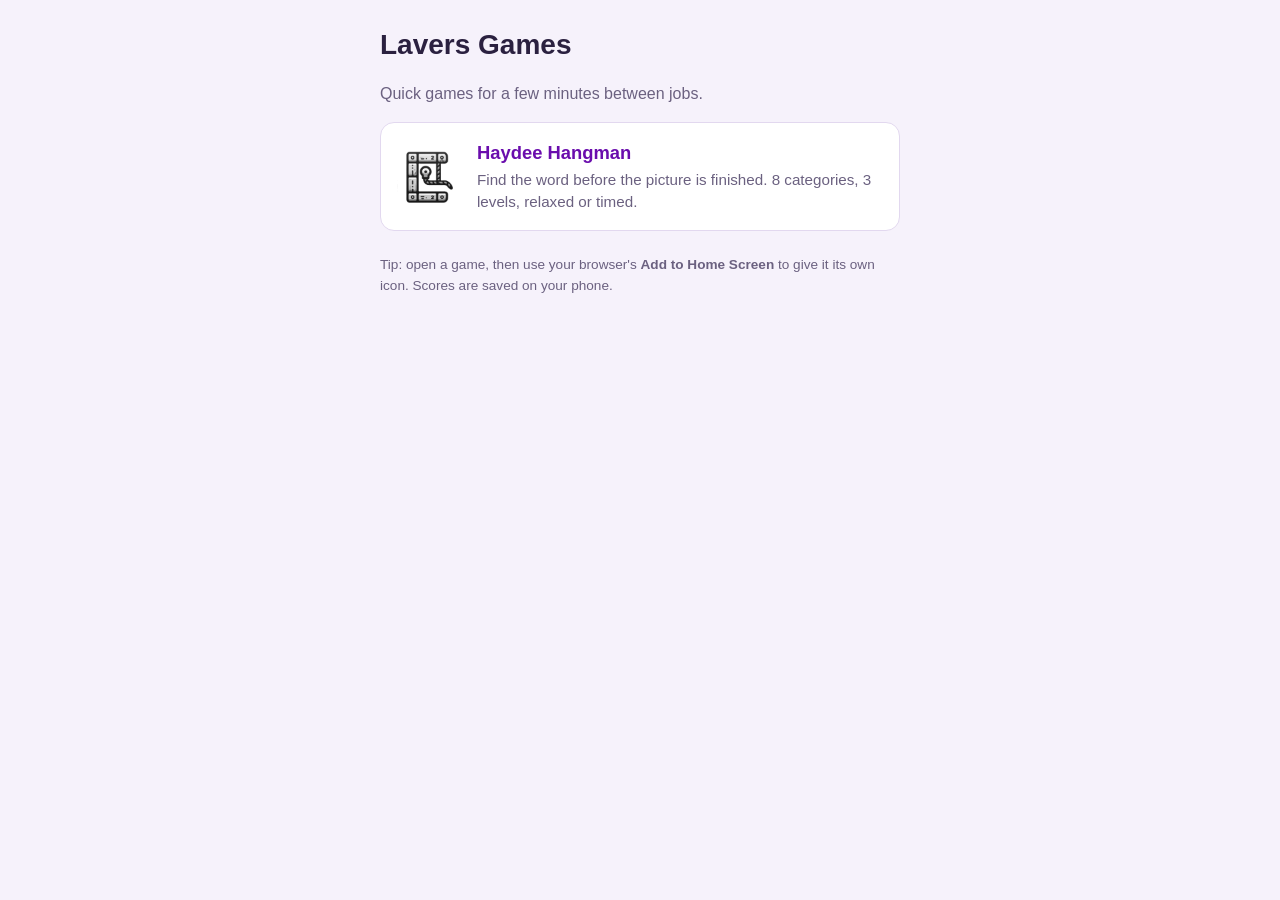
<file: index.html>
<!DOCTYPE html>
<html lang="en">
<head>
    <meta charset="UTF-8">
    <meta name="viewport" content="width=device-width, initial-scale=1.0">
    <title>Lavers Games</title>
    <link rel="icon" type="image/png" href="haydee-hangman/resources/icons/icon-96x96.png">
    <style>
        /* One column of game cards; tap a card to play. */
        :root {
            --bg: #f6f2fb;
            --card: #ffffff;
            --text: #2b2140;
            --muted: #6b6180;
            --accent: #6a0dad;
            --border: #e2d8ef;
            --font: "Segoe UI", -apple-system, BlinkMacSystemFont, Roboto, Arial, sans-serif;
        }
        @media (prefers-color-scheme: dark) {
            :root {
                --bg: #17121f;
                --card: #221a2e;
                --text: #efe8f8;
                --muted: #a99cbd;
                --accent: #c08bf0;
                --border: #352a45;
            }
        }
        * { box-sizing: border-box; }
        body {
            margin: 0;
            background: var(--bg);
            color: var(--text);
            font: 16px/1.5 var(--font);
            padding: 24px max(16px, env(safe-area-inset-right, 0px)) 40px max(16px, env(safe-area-inset-left, 0px));
        }
        main { max-width: 520px; margin: 0 auto; display: grid; gap: 16px; }
        h1 { margin: 0; font-size: 1.75rem; }
        .lede { margin: 0; color: var(--muted); }
        .game {
            display: grid;
            grid-template-columns: 64px 1fr;
            gap: 16px;
            align-items: center;
            padding: 16px;
            background: var(--card);
            border: 1px solid var(--border);
            border-radius: 14px;
            color: inherit;
            text-decoration: none;
        }
        .game:focus-visible { outline: 3px solid var(--accent); outline-offset: 2px; }
        .game img { width: 64px; height: 64px; border-radius: 14px; }
        .game h2 { margin: 0; font-size: 1.15rem; color: var(--accent); }
        .game p { margin: 2px 0 0; color: var(--muted); font-size: 0.95rem; }
        .tip { margin: 8px 0 0; color: var(--muted); font-size: 0.85rem; }
    </style>
</head>
<body>
    <main>
        <h1>Lavers Games</h1>
        <p class="lede">Quick games for a few minutes between jobs.</p>

        <a class="game" href="haydee-hangman/">
            <img src="haydee-hangman/resources/icons/icon-192x192.png" alt="">
            <div>
                <h2>Haydee Hangman</h2>
                <p>Find the word before the picture is finished. 8 categories, 3 levels, relaxed or timed.</p>
            </div>
        </a>

        <p class="tip">Tip: open a game, then use your browser's <strong>Add to Home Screen</strong> to give it its own icon. Scores are saved on your phone.</p>
    </main>
</body>
</html>
</file>
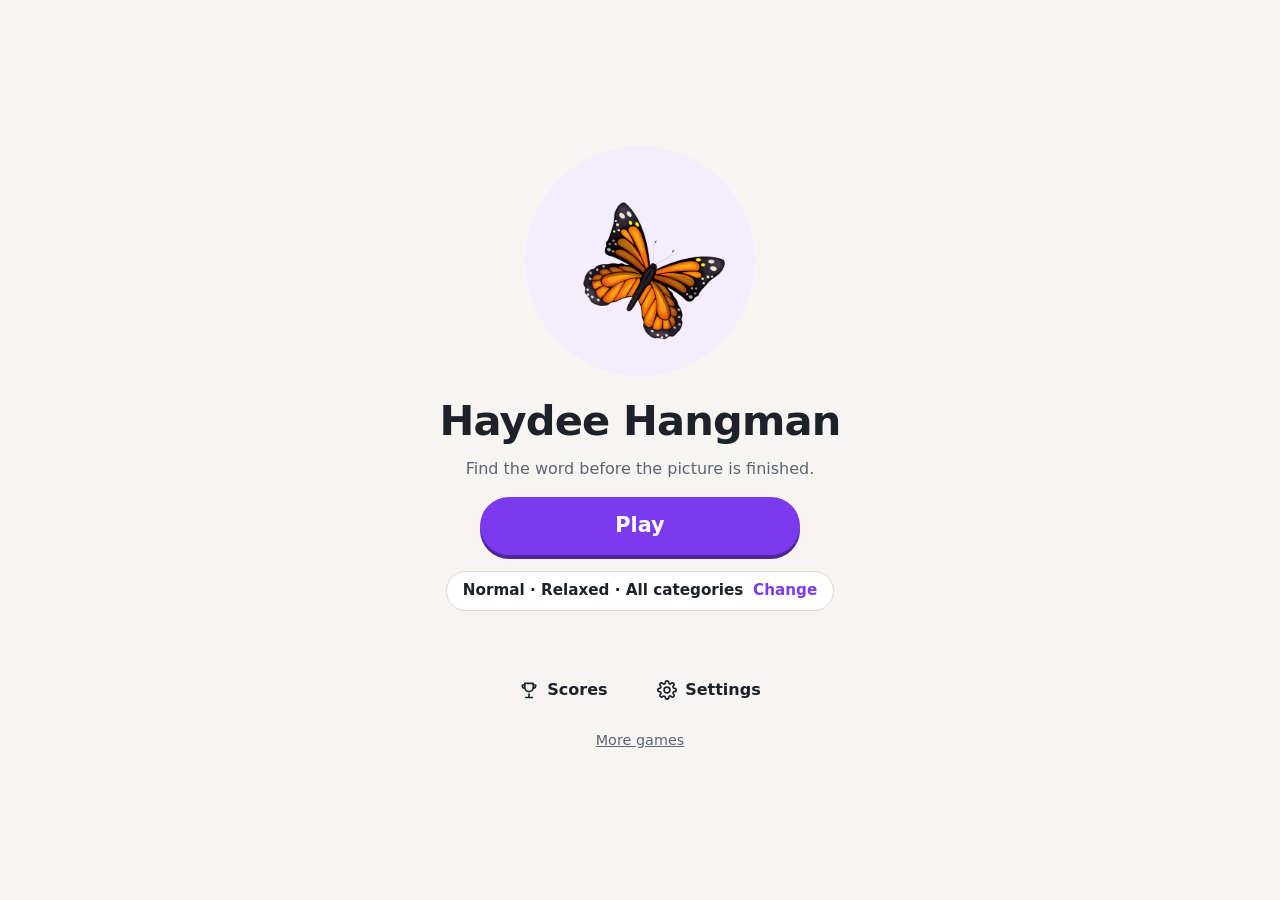
<file: haydee-hangman/index.html>
<!DOCTYPE html>
<html lang="en">
<head>
    <meta charset="UTF-8">
    <meta name="viewport" content="width=device-width, initial-scale=1, viewport-fit=cover">
    <meta name="theme-color" content="#f7f5f2" media="(prefers-color-scheme: light)">
    <meta name="theme-color" content="#15171c" media="(prefers-color-scheme: dark)">
    <meta name="color-scheme" content="light dark">
    <title>Haydee Hangman</title>
    <link rel="manifest" href="manifest.json">
    <link rel="icon" type="image/png" sizes="96x96" href="resources/icons/icon-96x96.png">
    <link rel="apple-touch-icon" href="resources/icons/apple-touch-icon.png">
    <meta name="apple-mobile-web-app-capable" content="yes">
    <meta name="mobile-web-app-capable" content="yes">
    <meta name="apple-mobile-web-app-title" content="Hangman">
    <link rel="stylesheet" href="css/styles.css">
</head>
<body>
    <svg width="0" height="0" style="position:absolute" aria-hidden="true">
        <symbol id="i-back" viewBox="0 0 24 24"><path d="M15 5l-7 7 7 7" fill="none" stroke="currentColor" stroke-width="2.4" stroke-linecap="round" stroke-linejoin="round"/></symbol>
        <symbol id="i-gear" viewBox="0 0 24 24"><path d="M12 15.5a3.5 3.5 0 1 0 0-7 3.5 3.5 0 0 0 0 7Z" fill="none" stroke="currentColor" stroke-width="2"/><path d="M19.4 15a1.7 1.7 0 0 0 .3 1.8l.1.1a2 2 0 1 1-2.8 2.8l-.1-.1a1.7 1.7 0 0 0-1.8-.3 1.7 1.7 0 0 0-1 1.5V21a2 2 0 1 1-4 0v-.1a1.7 1.7 0 0 0-1.1-1.5 1.7 1.7 0 0 0-1.8.3l-.1.1a2 2 0 1 1-2.8-2.8l.1-.1a1.7 1.7 0 0 0 .3-1.8 1.7 1.7 0 0 0-1.5-1H3a2 2 0 1 1 0-4h.1a1.7 1.7 0 0 0 1.5-1.1 1.7 1.7 0 0 0-.3-1.8l-.1-.1a2 2 0 1 1 2.8-2.8l.1.1a1.7 1.7 0 0 0 1.8.3H9a1.7 1.7 0 0 0 1-1.5V3a2 2 0 1 1 4 0v.1a1.7 1.7 0 0 0 1 1.5 1.7 1.7 0 0 0 1.8-.3l.1-.1a2 2 0 1 1 2.8 2.8l-.1.1a1.7 1.7 0 0 0-.3 1.8V9a1.7 1.7 0 0 0 1.5 1H21a2 2 0 1 1 0 4h-.1a1.7 1.7 0 0 0-1.5 1Z" fill="none" stroke="currentColor" stroke-width="2"/></symbol>
        <symbol id="i-trophy" viewBox="0 0 24 24"><path d="M8 21h8M12 17v4M7 4h10v5a5 5 0 0 1-10 0V4ZM7 6H4v1a3 3 0 0 0 3 3M17 6h3v1a3 3 0 0 1-3 3" fill="none" stroke="currentColor" stroke-width="2" stroke-linecap="round" stroke-linejoin="round"/></symbol>
        <symbol id="i-heart" viewBox="0 0 24 24"><path d="M12 20.5s-7.5-4.4-9.3-9.3C1.4 7.6 3.7 4 7.3 4c2 0 3.6 1.1 4.7 2.7C13.1 5.1 14.7 4 16.7 4c3.6 0 5.9 3.6 4.6 7.2-1.8 4.9-9.3 9.3-9.3 9.3Z"/></symbol>
        <symbol id="i-bulb" viewBox="0 0 24 24"><path d="M9 18h6M10 21h4M12 3a6 6 0 0 0-3.6 10.8c.7.5 1.1 1.3 1.1 2.2h5c0-.9.4-1.7 1.1-2.2A6 6 0 0 0 12 3Z" fill="none" stroke="currentColor" stroke-width="2" stroke-linecap="round" stroke-linejoin="round"/></symbol>
        <symbol id="i-clock" viewBox="0 0 24 24"><circle cx="12" cy="13" r="8" fill="none" stroke="currentColor" stroke-width="2"/><path d="M12 9v4l2.5 2.5M9 2h6" fill="none" stroke="currentColor" stroke-width="2" stroke-linecap="round"/></symbol>
    </svg>

    <!-- Home -->
    <main id="screen-home" class="screen screen-home">
        <div class="home-picture"><img id="home-picture" src="resources/images/butterfly/6.png" alt=""></div>
        <h1>Haydee Hangman</h1>
        <p class="tagline">Find the word before the picture is finished.</p>
        <button class="btn btn-primary btn-big" data-action="play">Play</button>
        <button class="summary" data-go="settings" aria-label="Change game options">
            <span id="home-summary"></span>
            <span class="summary-edit">Change</span>
        </button>
        <p class="home-streak" id="home-streak"></p>
        <nav class="home-links" aria-label="More">
            <button class="btn btn-quiet" data-go="scores"><svg class="icon"><use href="#i-trophy"/></svg>Scores</button>
            <button class="btn btn-quiet" data-go="settings"><svg class="icon"><use href="#i-gear"/></svg>Settings</button>
        </nav>
        <a class="home-more" href="../">More games</a>
    </main>

    <!-- Play -->
    <main id="screen-play" class="screen screen-play" hidden>
        <header class="topbar">
            <button class="icon-btn" data-go="home" aria-label="Back to home"><svg class="icon"><use href="#i-back"/></svg></button>
            <span class="pill" id="game-category"></span>
            <span class="topbar-right">
                <span class="pill pill-timer" id="game-timer" hidden><svg class="icon"><use href="#i-clock"/></svg><span></span></span>
                <span class="pill pill-score" id="game-score" aria-label="Score">0</span>
            </span>
        </header>
        <div class="lives" id="game-lives" role="img"></div>
        <div class="stage"><img id="game-picture" alt=""></div>
        <div class="word" id="game-word" role="img"></div>
        <div class="clue">
            <button class="btn btn-clue" id="hint-btn"><svg class="icon"><use href="#i-bulb"/></svg>Show clue <span class="muted" id="hint-cost"></span></button>
            <p class="clue-text" id="hint-text" hidden></p>
        </div>
        <div class="keyboard" id="keyboard" aria-label="Letters"></div>
    </main>

    <!-- Settings -->
    <main id="screen-settings" class="screen screen-page" hidden>
        <header class="topbar">
            <button class="icon-btn" data-go="home" aria-label="Back to home"><svg class="icon"><use href="#i-back"/></svg></button>
            <h2>Settings</h2>
            <span class="topbar-spacer"></span>
        </header>
        <form class="panel" id="settings-form" onsubmit="return false">
            <section class="card">
                <h3>Words</h3>
                <fieldset class="field">
                    <legend>Categories</legend>
                    <div class="chips" id="set-categories"></div>
                </fieldset>
                <fieldset class="field">
                    <legend>Difficulty</legend>
                    <div class="segmented" id="set-difficulty"></div>
                </fieldset>
                <fieldset class="field">
                    <legend>Mode</legend>
                    <div class="segmented" id="set-mode"></div>
                    <p class="note" id="mode-note"></p>
                </fieldset>
            </section>
            <section class="card">
                <h3>Look</h3>
                <fieldset class="field">
                    <legend>Colour</legend>
                    <div class="swatches" id="set-accent"></div>
                    <p class="note">Light or dark follows your phone's setting.</p>
                </fieldset>
                <fieldset class="field">
                    <legend>Picture</legend>
                    <div class="pictures" id="set-pictures"></div>
                </fieldset>
            </section>
            <section class="card">
                <h3>Sound</h3>
                <fieldset class="field">
                    <legend>Volume</legend>
                    <div class="segmented" id="set-volume"></div>
                </fieldset>
                <fieldset class="field">
                    <legend>Sound pack</legend>
                    <div class="segmented" id="set-sound"></div>
                </fieldset>
            </section>
            <section class="card">
                <h3>Player</h3>
                <label class="field" for="set-initials">
                    <span class="legend">Initials for the leaderboard</span>
                    <input id="set-initials" name="initials" type="text" inputmode="text" autocomplete="off" autocapitalize="characters" spellcheck="false" maxlength="3" placeholder="ABC">
                </label>
            </section>
        </form>
        <div class="page-footer">
            <button class="btn btn-primary btn-big" data-action="play">Play</button>
        </div>
    </main>

    <!-- Scores -->
    <main id="screen-scores" class="screen screen-page" hidden>
        <header class="topbar">
            <button class="icon-btn" data-go="home" aria-label="Back to home"><svg class="icon"><use href="#i-back"/></svg></button>
            <h2>Scores</h2>
            <span class="topbar-spacer"></span>
        </header>
        <div class="panel">
            <section class="card">
                <h3>Your stats</h3>
                <dl class="stats" id="stats"></dl>
            </section>
            <section class="card">
                <h3>Top scores on this device</h3>
                <div class="segmented segmented-small" id="board-filter"></div>
                <ol class="board" id="board"></ol>
            </section>
            <section class="card">
                <h3>Awards <span class="muted" id="awards-count"></span></h3>
                <ul class="awards" id="awards"></ul>
            </section>
            <button class="btn btn-danger" id="reset-btn">Reset scores and awards</button>
        </div>
    </main>

    <!-- Result -->
    <div class="sheet-backdrop" id="result" hidden>
        <div class="sheet" role="dialog" aria-modal="true" aria-labelledby="result-title">
            <h2 id="result-title"></h2>
            <p class="result-word" id="result-word"></p>
            <p class="result-hint" id="result-hint"></p>
            <dl class="breakdown" id="result-breakdown"></dl>
            <p class="result-total">Score <strong id="result-score">0</strong></p>
            <p class="result-streak" id="result-streak"></p>
            <ul class="awards-new" id="result-awards" aria-label="New awards"></ul>
            <div class="sheet-actions">
                <button class="btn btn-primary btn-big" id="next-btn">Next word</button>
                <button class="btn btn-quiet" data-go="home">Home</button>
            </div>
        </div>
    </div>

    <div class="toast" id="toast" role="status" aria-live="polite"></div>

    <script type="module" src="js/ui.js"></script>
</body>
</html>
</file>
<file: haydee-hangman/css/styles.css>
/* styles.css: light and dark follow the phone's setting; the player picks the accent. */

:root {
    --accent-light: #7c3aed;
    --accent-dark: #a78bfa;

    --bg: #f7f5f2;
    --surface: #ffffff;
    --surface-2: #efece7;
    --ink: #1d2129;
    --muted: #5d6572;
    --line: #dedad3;
    --accent: var(--accent-light);
    --on-accent: #ffffff;
    --good: #15803d;
    --on-good: #ffffff;
    --bad: #b91c1c;
    --warn: #b45309;
    --stage: color-mix(in srgb, var(--accent) 9%, #ffffff);
    --shadow: 0 1px 2px rgb(0 0 0 / 0.05), 0 6px 18px rgb(0 0 0 / 0.06);
    --key-shadow: 0 2px 0 var(--line);

    --radius: 18px;
    --radius-sm: 12px;
    --key-gap: clamp(4px, 1.3vw, 7px);
    --safe-top: env(safe-area-inset-top, 0px);
    --safe-bottom: env(safe-area-inset-bottom, 0px);

    color-scheme: light dark;
    font-family: ui-rounded, "SF Pro Rounded", "Segoe UI Variable Display", "Segoe UI", system-ui, -apple-system, Roboto, sans-serif;
}

@media (prefers-color-scheme: dark) {
    :root {
        --bg: #15171c;
        --surface: #1f232a;
        --surface-2: #2a2f38;
        --ink: #eef0f4;
        --muted: #a4acb8;
        --line: #3a404b;
        --accent: var(--accent-dark);
        --on-accent: #16131f;
        --good: #4ade80;
        --on-good: #0b1f12;
        --bad: #f87171;
        --warn: #fbbf24;
        /* The pictures are drawn for a light background, so their card stays light. */
        --stage: color-mix(in srgb, var(--accent) 22%, #e4e5ea);
        --shadow: none;
        --key-shadow: 0 2px 0 #0d0f12;
    }
}

*, *::before, *::after { box-sizing: border-box; }
[hidden] { display: none !important; }

html, body { margin: 0; }

body {
    min-height: 100dvh;
    background: var(--bg);
    color: var(--ink);
    line-height: 1.4;
    -webkit-tap-highlight-color: transparent;
    -webkit-text-size-adjust: 100%;
}

h1, h2, h3, p { margin: 0; }
button, input { font: inherit; color: inherit; }
button { cursor: pointer; touch-action: manipulation; }
:focus-visible { outline: 3px solid var(--accent); outline-offset: 2px; }

.muted { color: var(--muted); font-weight: 600; }
.icon { width: 1.25em; height: 1.25em; flex: none; }

.screen {
    width: 100%;
    max-width: 520px;
    margin: 0 auto;
    padding:
        calc(var(--safe-top) + 8px)
        max(16px, env(safe-area-inset-right, 0px))
        calc(var(--safe-bottom) + 12px)
        max(16px, env(safe-area-inset-left, 0px));
}

/* ---------- Buttons ---------- */

.btn {
    display: inline-flex;
    align-items: center;
    justify-content: center;
    gap: 0.5rem;
    min-height: 48px;
    padding: 0.7rem 1.3rem;
    border: 0;
    border-radius: 999px;
    background: transparent;
    font-weight: 700;
    transition: transform 0.1s, background-color 0.15s, box-shadow 0.1s;
}

.btn-primary {
    background: var(--accent);
    color: var(--on-accent);
    box-shadow: 0 4px 0 color-mix(in srgb, var(--accent) 65%, #000000);
}

.btn-primary:active { transform: translateY(3px); box-shadow: 0 1px 0 color-mix(in srgb, var(--accent) 65%, #000000); }

.btn-big {
    width: 100%;
    max-width: 320px;
    min-height: 58px;
    font-size: 1.3rem;
}

.btn-quiet:hover { background: var(--surface-2); }

.btn-danger {
    align-self: center;
    border: 1.5px solid currentColor;
    color: var(--bad);
}

.icon-btn {
    display: grid;
    place-items: center;
    width: 44px;
    height: 44px;
    border: 1px solid var(--line);
    border-radius: 50%;
    background: var(--surface);
}

.pill {
    display: inline-flex;
    align-items: center;
    gap: 0.3rem;
    min-height: 34px;
    padding: 0.3rem 0.8rem;
    border: 1px solid var(--line);
    border-radius: 999px;
    background: var(--surface);
    font-weight: 700;
    font-size: 0.95rem;
    white-space: nowrap;
}

.pill-score {
    min-width: 3.2rem;
    justify-content: center;
    border-color: var(--accent);
    background: var(--accent);
    color: var(--on-accent);
    font-variant-numeric: tabular-nums;
}

.pill-timer { font-variant-numeric: tabular-nums; }
.pill-timer.low { color: var(--bad); border-color: var(--bad); animation: pulse 1s infinite; }

/* ---------- Top bar ---------- */

.topbar {
    display: grid;
    grid-template-columns: 44px 1fr auto;
    align-items: center;
    gap: 0.5rem;
    min-height: 52px;
}

.topbar h2 { text-align: center; font-size: 1.2rem; }
.topbar > .pill { justify-self: center; }
.topbar-right { display: flex; gap: 0.4rem; }
.topbar-spacer { width: 44px; }

/* ---------- Home ---------- */

.screen-home {
    display: flex;
    flex-direction: column;
    align-items: center;
    justify-content: center;
    gap: 1rem;
    min-height: 100dvh;
    text-align: center;
}

.home-picture {
    display: grid;
    place-items: center;
    width: min(56vw, 230px);
    aspect-ratio: 1;
    border-radius: 50%;
    background: var(--stage);
}

.home-picture img { width: 78%; height: 78%; object-fit: contain; }

.screen-home h1 { font-size: clamp(2rem, 9vw, 2.6rem); font-weight: 800; letter-spacing: -0.02em; }
.tagline { color: var(--muted); margin-top: -0.5rem; }

.summary {
    display: inline-flex;
    flex-wrap: wrap;
    justify-content: center;
    gap: 0.25rem 0.6rem;
    padding: 0.55rem 1rem;
    border: 1px solid var(--line);
    border-radius: 999px;
    background: var(--surface);
    font-weight: 600;
    font-size: 0.95rem;
}

.summary-edit { color: var(--accent); font-weight: 700; }
.home-streak { color: var(--muted); font-weight: 600; min-height: 1.4em; }
.home-links { display: flex; gap: 0.5rem; }
.home-more { color: var(--muted); font-size: 0.9rem; }

/* ---------- Play ---------- */

.screen-play {
    display: flex;
    flex-direction: column;
    gap: 0.6rem;
    height: 100dvh;
    overflow: hidden;
}

.lives { display: flex; justify-content: center; gap: 0.3rem; }
.heart { width: 24px; height: 24px; fill: var(--bad); transition: fill 0.3s, transform 0.3s; }
.heart.lost { fill: var(--line); transform: scale(0.8); }
.lives.shake { animation: shake 0.35s; }

.stage {
    position: relative;
    flex: 1 1 auto;
    min-height: 110px;
    border-radius: var(--radius);
    background: var(--stage);
}

.stage img {
    position: absolute;
    inset: 0.5rem;
    width: calc(100% - 1rem);
    height: calc(100% - 1rem);
    object-fit: contain;
}

.word {
    display: grid;
    grid-template-columns: repeat(var(--n, 6), minmax(0, 2.7rem));
    justify-content: center;
    gap: clamp(3px, 1.2vw, 6px);
    min-height: 3rem;
}

.word > .muted { grid-column: 1 / -1; text-align: center; align-self: center; }

.tile {
    display: grid;
    place-items: center;
    aspect-ratio: 0.82;
    border: 2px solid var(--line);
    border-radius: 9px;
    background: var(--surface);
    font-size: min(1.75rem, calc((min(100vw, 520px) - 2rem) / var(--n, 6) * 0.6));
    font-weight: 800;
    line-height: 1;
}

.tile.found { border-color: var(--accent); }
.tile.missed { border-style: dashed; border-color: var(--bad); color: var(--bad); }
.tile.pop { animation: pop 0.3s ease-out; }

.clue { display: flex; justify-content: center; min-height: 44px; }

.btn-clue {
    min-height: 42px;
    padding: 0.45rem 1rem;
    border: 1px solid var(--line);
    background: var(--surface);
    font-weight: 600;
}

.btn-clue:disabled { opacity: 0.5; cursor: default; }

.clue-text {
    align-self: center;
    padding: 0.55rem 1rem;
    border-radius: var(--radius-sm);
    background: color-mix(in srgb, var(--accent) 12%, var(--surface));
    font-weight: 600;
    text-align: center;
    animation: pop 0.25s ease-out;
}

.keyboard { display: flex; flex-direction: column; gap: 7px; }
.key-row { display: flex; justify-content: center; gap: var(--key-gap); }

.key {
    flex: none;
    width: calc((100% - 9 * var(--key-gap)) / 10);
    max-width: 3rem;
    height: clamp(44px, 6.4dvh, 56px);
    padding: 0;
    border: 0;
    border-radius: 10px;
    background: var(--surface);
    box-shadow: var(--key-shadow);
    font-size: 1.2rem;
    font-weight: 800;
    transition: transform 0.08s, background-color 0.2s;
}

.key:active:not(:disabled) { transform: translateY(2px); box-shadow: none; }
.key:disabled { cursor: default; }
.key.hit { background: var(--good); color: var(--on-good); box-shadow: none; }
.key.miss { background: transparent; color: var(--muted); box-shadow: none; opacity: 0.4; }

@media (hover: hover) {
    .key:hover:not(:disabled) { background: color-mix(in srgb, var(--accent) 15%, var(--surface)); }
}

/* ---------- Settings and Scores ---------- */

.panel { display: flex; flex-direction: column; gap: 1rem; padding-top: 0.5rem; }

.card {
    padding: 1rem;
    border-radius: var(--radius);
    background: var(--surface);
    box-shadow: var(--shadow);
}

.card h3 { margin-bottom: 0.75rem; font-size: 1.1rem; }

.field { display: block; margin: 0 0 1.1rem; padding: 0; border: 0; min-width: 0; }
.field:last-child { margin-bottom: 0; }
.field legend, .field .legend { display: block; margin-bottom: 0.5rem; padding: 0; color: var(--muted); font-weight: 700; font-size: 0.9rem; }
.note { margin-top: 0.5rem; color: var(--muted); font-size: 0.9rem; }

.option input, .chip input {
    position: absolute;
    opacity: 0;
    pointer-events: none;
}

.option, .chip { position: relative; cursor: pointer; }
.option input:focus-visible + *, .chip input:focus-visible + * { outline: 3px solid var(--accent); outline-offset: 2px; }

.segmented {
    display: flex;
    gap: 4px;
    padding: 4px;
    border-radius: 14px;
    background: var(--surface-2);
}

.segmented .option { flex: 1; }

.segmented .option span {
    display: grid;
    place-items: center;
    min-height: 42px;
    padding: 0.3rem 0.25rem;
    border-radius: 10px;
    font-weight: 700;
    text-align: center;
    transition: background-color 0.15s;
}

.segmented input:checked + span { background: var(--accent); color: var(--on-accent); }
.segmented-small .option span { min-height: 36px; font-size: 0.9rem; }

.chips { display: flex; flex-wrap: wrap; gap: 0.5rem; }

.chip span {
    display: inline-flex;
    align-items: center;
    min-height: 40px;
    padding: 0.4rem 0.95rem;
    border: 1.5px solid var(--line);
    border-radius: 999px;
    font-weight: 600;
}

.chip input:checked + span { border-color: var(--accent); background: var(--accent); color: var(--on-accent); }

.swatches, .pictures { display: grid; grid-template-columns: repeat(3, 1fr); gap: 0.5rem; }

.swatch-label, .picture-option {
    display: flex;
    align-items: center;
    gap: 0.5rem;
    min-height: 44px;
    padding: 0.5rem 0.6rem;
    border: 1.5px solid var(--line);
    border-radius: var(--radius-sm);
    font-weight: 600;
}

.swatch { width: 22px; height: 22px; flex: none; border-radius: 50%; background: var(--light); }

@media (prefers-color-scheme: dark) {
    .swatch { background: var(--dark); }
}

.picture-option { flex-direction: column; gap: 0.3rem; }
.picture-option img { width: 64px; height: 64px; object-fit: contain; border-radius: 10px; background: var(--stage); }

.option input:checked + .swatch-label,
.option input:checked + .picture-option {
    border-color: var(--accent);
    background: color-mix(in srgb, var(--accent) 12%, var(--surface));
    box-shadow: inset 0 0 0 1px var(--accent);
}

#set-initials {
    width: 7.5ch;
    padding: 0.6rem 0.5rem;
    border: 1.5px solid var(--line);
    border-radius: var(--radius-sm);
    background: var(--surface-2);
    font-size: 1.3rem;
    font-weight: 800;
    letter-spacing: 0.25em;
    text-align: center;
    text-transform: uppercase;
}

.page-footer {
    position: sticky;
    bottom: 0;
    display: flex;
    justify-content: center;
    padding: 1.25rem 0 calc(var(--safe-bottom) + 0.5rem);
    background: linear-gradient(to bottom, transparent, var(--bg) 35%);
}

.stats { display: grid; grid-template-columns: repeat(3, 1fr); gap: 0.5rem; margin: 0; }
.stat { padding: 0.7rem 0.4rem; border-radius: var(--radius-sm); background: var(--surface-2); text-align: center; }
.stat dt { color: var(--muted); font-size: 0.8rem; font-weight: 700; }
.stat dd { margin: 0; font-size: 1.5rem; font-weight: 800; font-variant-numeric: tabular-nums; }

.board { margin: 0.75rem 0 0; padding: 0; list-style: none; counter-reset: rank; }

.board li {
    display: grid;
    grid-template-columns: 1.8rem 3.4rem 1fr auto;
    align-items: center;
    gap: 0.5rem;
    padding: 0.6rem 0.2rem;
    border-bottom: 1px solid var(--line);
    counter-increment: rank;
}

.board li:last-child { border-bottom: 0; }
.board li::before { content: counter(rank); color: var(--accent); font-weight: 800; }
.board-initials { font-weight: 800; letter-spacing: 0.08em; }
.board-word { overflow: hidden; color: var(--muted); text-overflow: ellipsis; text-transform: uppercase; white-space: nowrap; font-size: 0.9rem; }
.board-score { font-weight: 800; font-variant-numeric: tabular-nums; }
.board li.empty { display: block; color: var(--muted); text-align: center; }
.board li.empty::before { content: none; }

.awards { display: flex; flex-direction: column; gap: 0.5rem; margin: 0; padding: 0; list-style: none; }

.awards li {
    display: grid;
    grid-template-columns: 1.8rem 1fr;
    column-gap: 0.6rem;
    align-items: center;
    padding: 0.65rem 0.8rem;
    border-radius: var(--radius-sm);
    background: var(--surface-2);
    text-align: left;
}

.awards li::before { content: "☆"; grid-row: span 3; color: var(--muted); font-size: 1.5rem; text-align: center; }
.awards li.unlocked::before { content: "★"; color: var(--warn); }
.awards li > span { grid-column: 2; color: var(--muted); font-size: 0.9rem; }
.awards li:not(.unlocked) strong { color: var(--muted); }
.awards progress { grid-column: 2; width: 100%; height: 6px; margin-top: 0.35rem; accent-color: var(--accent); }

/* ---------- Result ---------- */

.sheet-backdrop {
    position: fixed;
    inset: 0;
    z-index: 10;
    display: flex;
    align-items: flex-end;
    justify-content: center;
    background: rgb(0 0 0 / 0.45);
    animation: fade 0.2s ease-out;
}

.sheet {
    display: flex;
    flex-direction: column;
    align-items: center;
    gap: 0.55rem;
    width: min(520px, 100%);
    max-height: 92dvh;
    overflow-y: auto;
    padding: 1.5rem 1.25rem calc(var(--safe-bottom) + 1.25rem);
    border-radius: 24px 24px 0 0;
    background: var(--surface);
    text-align: center;
    animation: slide-up 0.28s ease-out;
}

.sheet h2 { font-size: 1.7rem; font-weight: 800; }
.result-word { color: var(--accent); font-size: clamp(1.5rem, 8vw, 2.2rem); font-weight: 800; letter-spacing: 0.12em; overflow-wrap: anywhere; }
.result-hint { color: var(--muted); }

.breakdown {
    display: grid;
    grid-template-columns: 1fr auto;
    gap: 0.2rem 1rem;
    width: 100%;
    max-width: 320px;
    margin: 0.4rem 0 0;
    font-size: 0.95rem;
}

.breakdown dt { color: var(--muted); text-align: left; }
.breakdown dd { margin: 0; font-weight: 700; text-align: right; font-variant-numeric: tabular-nums; }
.result-total { font-size: 1.1rem; font-weight: 700; }
.result-total strong { color: var(--accent); font-size: 1.7rem; }
.result-streak { color: var(--warn); font-weight: 800; }
.result-streak:empty, .awards-new:empty { display: none; }

.awards-new {
    display: flex;
    flex-wrap: wrap;
    justify-content: center;
    gap: 0.4rem;
    margin: 0;
    padding: 0;
    list-style: none;
}

.awards-new li {
    padding: 0.35rem 0.8rem;
    border-radius: 999px;
    background: color-mix(in srgb, var(--accent) 14%, var(--surface));
    font-weight: 700;
    font-size: 0.9rem;
}

.sheet-actions {
    position: sticky;
    bottom: calc(-1 * (var(--safe-bottom) + 1.25rem));
    display: flex;
    flex-direction: column;
    align-items: center;
    gap: 0.25rem;
    width: calc(100% + 2.5rem);
    margin: 0.25rem -1.25rem 0;
    padding: 0.5rem 1.25rem calc(var(--safe-bottom) + 0.5rem);
    background: var(--surface);
}

/* ---------- Toast ---------- */

.toast {
    position: fixed;
    left: 50%;
    bottom: calc(var(--safe-bottom) + 1rem);
    z-index: 20;
    max-width: min(90vw, 420px);
    padding: 0.75rem 1.1rem;
    border-radius: var(--radius-sm);
    background: var(--ink);
    color: var(--bg);
    font-weight: 600;
    opacity: 0;
    pointer-events: none;
    transform: translate(-50%, 1rem);
    transition: opacity 0.2s, transform 0.2s;
}

.toast.show { opacity: 1; transform: translate(-50%, 0); }

/* ---------- Motion ---------- */

@keyframes pop { 0% { transform: scale(0.6); opacity: 0; } 60% { transform: scale(1.12); opacity: 1; } 100% { transform: scale(1); } }
@keyframes shake { 0%, 100% { transform: translateX(0); } 25% { transform: translateX(-6px); } 75% { transform: translateX(6px); } }
@keyframes pulse { 50% { opacity: 0.55; } }
@keyframes fade { from { opacity: 0; } }
@keyframes slide-up { from { transform: translateY(100%); } }

@media (prefers-reduced-motion: reduce) {
    *, *::before, *::after { animation: none !important; transition: none !important; }
}
</file>
